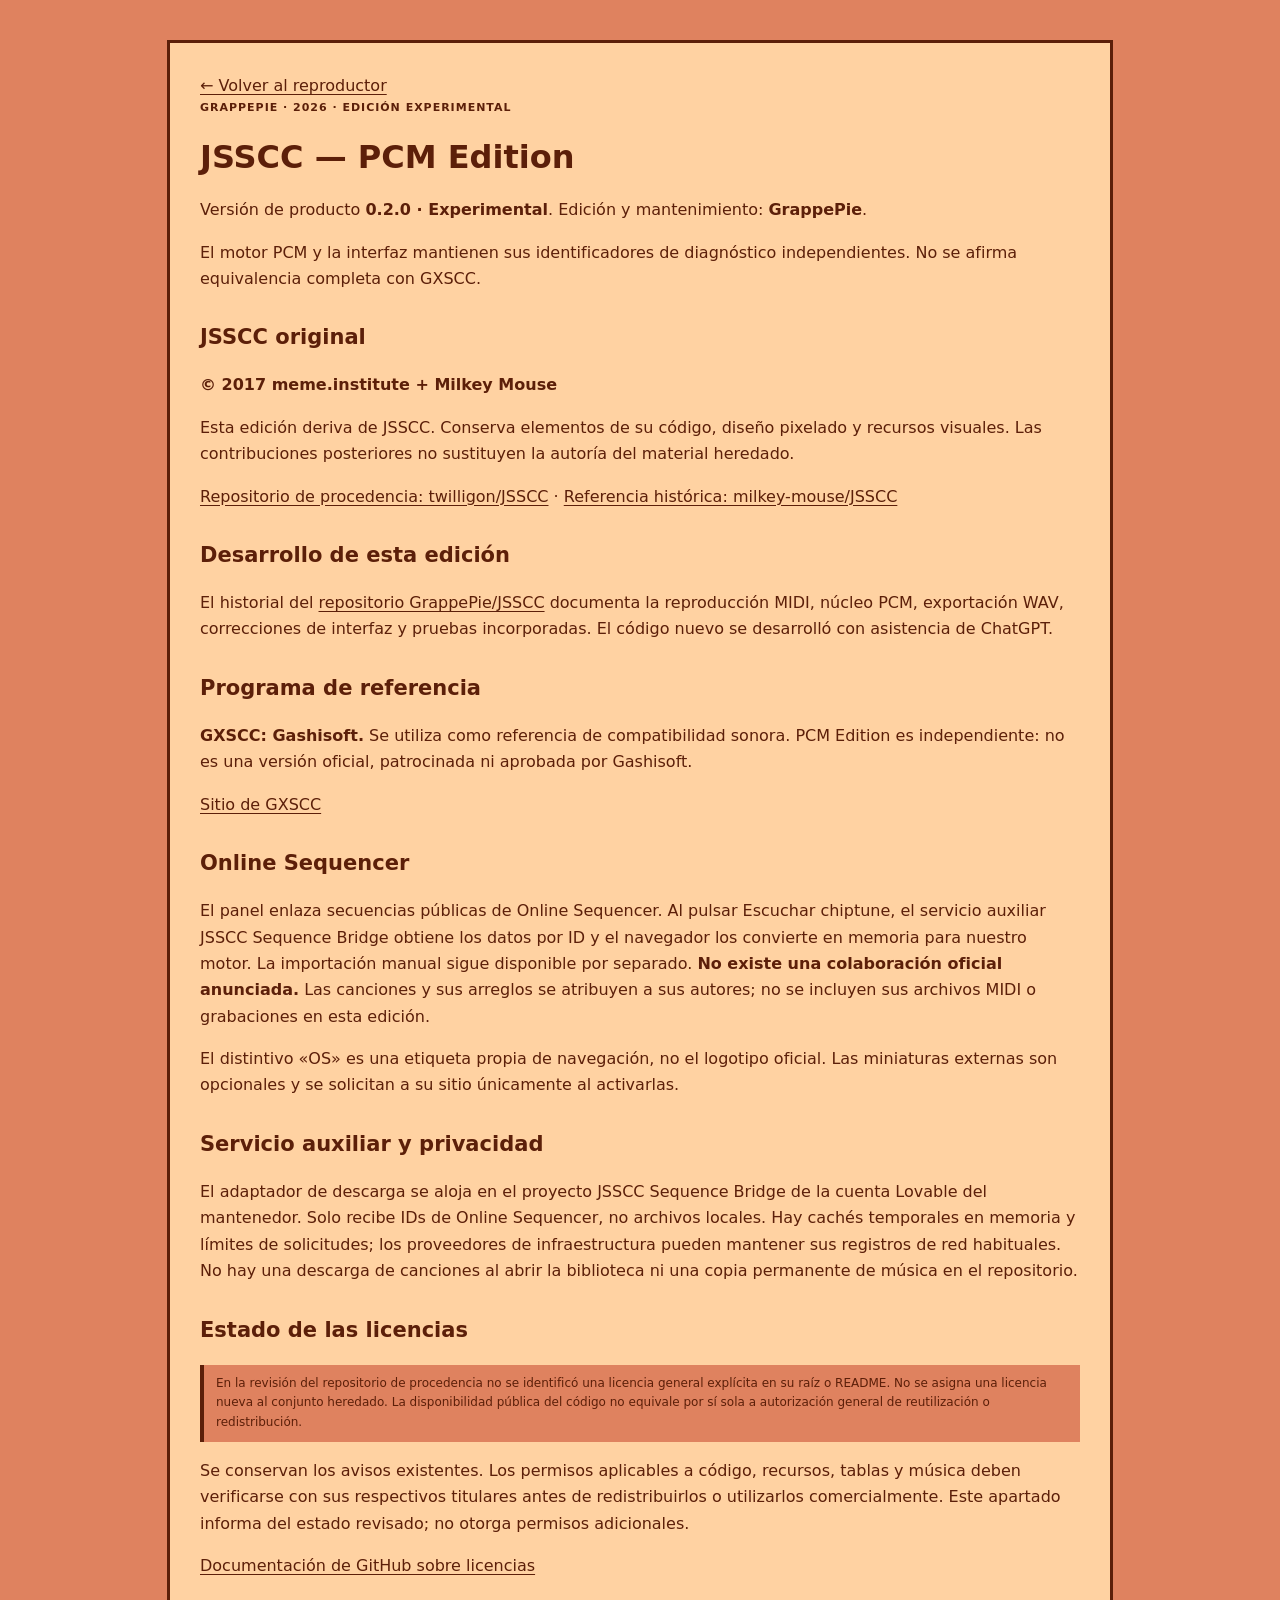
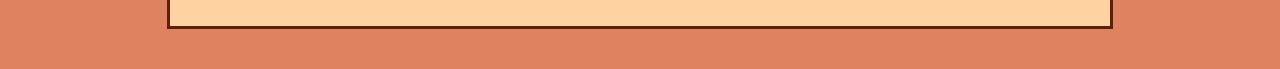
<file: credits.html>
<!doctype html>
<html lang="es"><head><meta charset="utf-8"><meta name="viewport" content="width=device-width, initial-scale=1"><title>Créditos y licencias · JSSCC PCM Edition</title><link rel="stylesheet" href="./css/edition.css?v=edition-2"></head>
<body class="credits-page"><main>
<a href="./">← Volver al reproductor</a>
<p class="edition-eyebrow">GRAPPEPIE · 2026 · EDICIÓN EXPERIMENTAL</p>
<h1>JSSCC — PCM Edition</h1><p>Versión de producto <strong>0.2.0 · Experimental</strong>. Edición y mantenimiento: <strong>GrappePie</strong>.</p>
<p>El motor PCM y la interfaz mantienen sus identificadores de diagnóstico independientes. No se afirma equivalencia completa con GXSCC.</p>
<h2>JSSCC original</h2><p><strong>© 2017 meme.institute + Milkey Mouse</strong></p>
<p>Esta edición deriva de JSSCC. Conserva elementos de su código, diseño pixelado y recursos visuales. Las contribuciones posteriores no sustituyen la autoría del material heredado.</p>
<p><a href="https://github.com/twilligon/JSSCC" rel="noopener noreferrer" target="_blank">Repositorio de procedencia: twilligon/JSSCC</a> · <a href="https://github.com/milkey-mouse/JSSCC" rel="noopener noreferrer" target="_blank">Referencia histórica: milkey-mouse/JSSCC</a></p>
<h2>Desarrollo de esta edición</h2><p>El historial del <a href="https://github.com/GrappePie/JSSCC" rel="noopener noreferrer" target="_blank">repositorio GrappePie/JSSCC</a> documenta la reproducción MIDI, núcleo PCM, exportación WAV, correcciones de interfaz y pruebas incorporadas. El código nuevo se desarrolló con asistencia de ChatGPT.</p>
<h2>Programa de referencia</h2><p><strong>GXSCC: Gashisoft.</strong> Se utiliza como referencia de compatibilidad sonora. PCM Edition es independiente: no es una versión oficial, patrocinada ni aprobada por Gashisoft.</p>
<p><a href="https://gashisoft.web.fc2.com/P/GXSCCB236/indexE.htm" rel="noopener noreferrer" target="_blank">Sitio de GXSCC</a></p>
<h2>Online Sequencer</h2><p>El panel enlaza secuencias públicas de Online Sequencer. Al pulsar Escuchar chiptune, el servicio auxiliar JSSCC Sequence Bridge obtiene los datos por ID y el navegador los convierte en memoria para nuestro motor. La importación manual sigue disponible por separado. <strong>No existe una colaboración oficial anunciada.</strong> Las canciones y sus arreglos se atribuyen a sus autores; no se incluyen sus archivos MIDI o grabaciones en esta edición.</p><p>El distintivo «OS» es una etiqueta propia de navegación, no el logotipo oficial. Las miniaturas externas son opcionales y se solicitan a su sitio únicamente al activarlas.</p>
<h2>Servicio auxiliar y privacidad</h2><p>El adaptador de descarga se aloja en el proyecto JSSCC Sequence Bridge de la cuenta Lovable del mantenedor. Solo recibe IDs de Online Sequencer, no archivos locales. Hay cachés temporales en memoria y límites de solicitudes; los proveedores de infraestructura pueden mantener sus registros de red habituales. No hay una descarga de canciones al abrir la biblioteca ni una copia permanente de música en el repositorio.</p>
<h2>Estado de las licencias</h2><p class="edition-notice">En la revisión del repositorio de procedencia no se identificó una licencia general explícita en su raíz o README. No se asigna una licencia nueva al conjunto heredado. La disponibilidad pública del código no equivale por sí sola a autorización general de reutilización o redistribución.</p>
<p>Se conservan los avisos existentes. Los permisos aplicables a código, recursos, tablas y música deben verificarse con sus respectivos titulares antes de redistribuirlos o utilizarlos comercialmente. Este apartado informa del estado revisado; no otorga permisos adicionales.</p>
<p><a href="https://docs.github.com/en/repositories/managing-your-repositorys-settings-and-features/customizing-your-repository/licensing-a-repository" rel="noopener noreferrer" target="_blank">Documentación de GitHub sobre licencias</a></p>
</main></body></html>
</file>
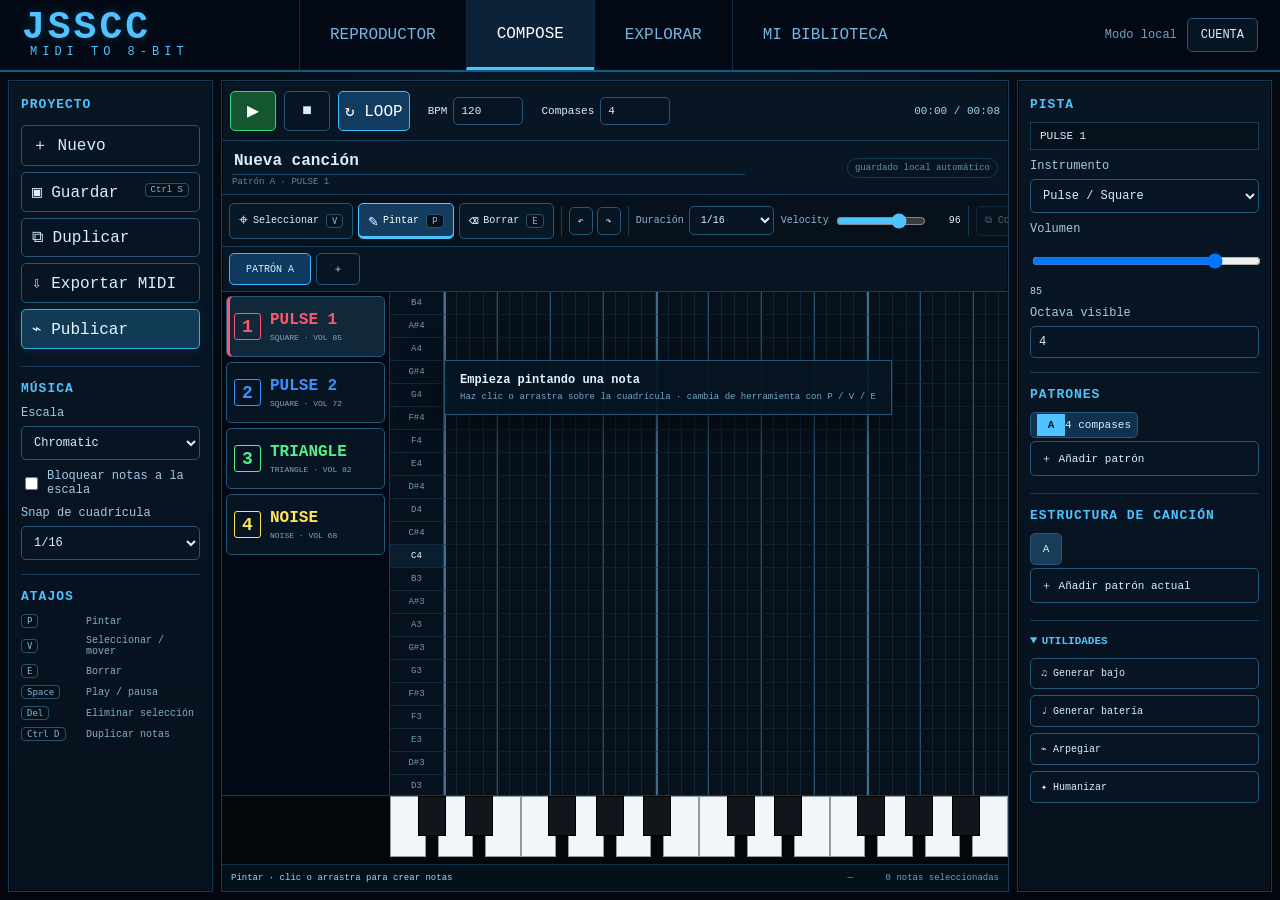
<file: studio.html>
<!doctype html>
<html lang="es">
<head>
  <meta charset="utf-8">
  <meta name="viewport" content="width=device-width,initial-scale=1">
  <title>JSSCC Studio — Composer & Community</title>
  <meta name="theme-color" content="#07111f">
  <link rel="stylesheet" href="./css/studio.css?v=studio-2">
</head>
<body>
  <header class="topbar">
    <a class="brand" href="./index.html"><strong>JSSCC</strong><span>MIDI TO 8-BIT</span></a>
    <nav class="tabs" aria-label="Principal">
      <a href="./index.html">REPRODUCTOR</a>
      <button class="tab active" data-view="compose">COMPOSE</button>
      <button class="tab" data-view="explore">EXPLORAR</button>
      <button class="tab" data-view="library">MI BIBLIOTECA</button>
    </nav>
    <div class="session"><span id="sessionLabel">Modo local</span><button id="authBtn" class="ghost">CUENTA</button></div>
  </header>

  <main>
    <section id="composeView" class="view active">
      <aside class="left-panel panel">
        <h2>PROYECTO</h2>
        <button id="newProjectBtn">＋ Nuevo</button>
        <button id="saveProjectBtn">▣ Guardar <span class="shortcut">Ctrl S</span></button>
        <button id="duplicateProjectBtn">⧉ Duplicar</button>
        <button id="exportMidiBtn">⇩ Exportar MIDI</button>
        <button id="publishBtn" class="accent">⌁ Publicar</button>
        <hr>
        <h2>MÚSICA</h2>
        <label>Escala<select id="scaleSelect"><option>Chromatic</option><option>C Major</option><option>C Minor</option><option>D Minor</option><option>E Minor</option><option>F Major</option><option>G Major</option><option>A Minor</option></select></label>
        <label class="check"><input id="lockScale" type="checkbox"> Bloquear notas a la escala</label>
        <label>Snap de cuadrícula<select id="gridSelect"><option value="4">1/4</option><option value="8">1/8</option><option value="16" selected>1/16</option><option value="32">1/32</option></select></label>
        <hr>
        <h2>ATAJOS</h2>
        <div class="shortcut-list">
          <div><kbd>P</kbd><span>Pintar</span></div><div><kbd>V</kbd><span>Seleccionar / mover</span></div><div><kbd>E</kbd><span>Borrar</span></div>
          <div><kbd>Space</kbd><span>Play / pausa</span></div><div><kbd>Del</kbd><span>Eliminar selección</span></div><div><kbd>Ctrl D</kbd><span>Duplicar notas</span></div>
        </div>
      </aside>

      <section class="workspace panel">
        <div class="transport">
          <button id="playBtn" class="play" aria-label="Reproducir">▶</button>
          <button id="stopBtn" aria-label="Detener">■</button>
          <button id="loopBtn" class="toggle active" aria-pressed="true">↻ LOOP</button>
          <label>BPM <input id="bpmInput" type="number" min="20" max="400" value="120"></label>
          <label>Compases <input id="barsInput" type="number" min="1" max="32" value="4"></label>
          <span id="timeLabel">00:00 / 00:08</span>
        </div>

        <div class="project-title-row">
          <div class="project-name-wrap">
            <input id="titleInput" value="Nueva canción" maxlength="100" aria-label="Título">
            <small id="projectBreadcrumb">Patrón A · Pulse 1</small>
          </div>
          <span id="saveState" class="save-state">guardado local automático</span>
        </div>

        <div class="editor-toolbar" role="toolbar" aria-label="Herramientas de edición">
          <div class="tool-group primary-tools">
            <button class="tool" data-tool="select" title="Seleccionar y mover (V)" aria-label="Seleccionar y mover"><span>⌖</span><em>Seleccionar</em><kbd>V</kbd></button>
            <button class="tool active" data-tool="paint" title="Pintar notas (P)" aria-label="Pintar notas"><span>✎</span><em>Pintar</em><kbd>P</kbd></button>
            <button class="tool" data-tool="erase" title="Borrar notas (E)" aria-label="Borrar notas"><span>⌫</span><em>Borrar</em><kbd>E</kbd></button>
          </div>
          <span class="toolbar-separator"></span>
          <div class="selection-actions history-actions" aria-label="Historial">
            <button id="undoBtn" title="Deshacer (Ctrl+Z)" aria-label="Deshacer">↶</button>
            <button id="redoBtn" title="Rehacer (Ctrl+Y)" aria-label="Rehacer">↷</button>
          </div>
          <span class="toolbar-separator"></span>
          <label class="compact-control">Duración
            <select id="noteLengthSelect">
              <option value="0.5">1/32</option><option value="1" selected>1/16</option><option value="2">1/8</option><option value="4">1/4</option><option value="8">1/2</option><option value="16">1 compás</option>
            </select>
          </label>
          <label class="compact-control velocity-control">Velocity
            <input id="noteVelocity" type="range" min="1" max="127" value="96"><output id="noteVelocityValue">96</output>
          </label>
          <span class="toolbar-separator"></span>
          <div class="selection-actions" aria-label="Acciones de selección">
            <button id="copyNotesBtn" title="Copiar (Ctrl+C)" disabled>⧉ Copiar</button>
            <button id="pasteNotesBtn" title="Pegar (Ctrl+V)" disabled>▣ Pegar</button>
            <button id="duplicateNotesBtn" title="Duplicar (Ctrl+D)" disabled>＋ Dup.</button>
            <button id="deleteNotesBtn" title="Eliminar (Delete)" disabled>⌫</button>
          </div>
          <button id="helpBtn" class="help-button" title="Ayuda y atajos">?</button>
        </div>

        <div class="pattern-tabs" id="patternTabs"></div>
        <div class="roll-wrap" id="rollWrap">
          <div class="track-heads" id="trackHeads"></div>
          <div class="piano-scroll" id="pianoScroll">
            <div class="piano-roll tool-paint" id="pianoRoll" aria-label="Piano roll" tabindex="0"></div>
          </div>
          <div id="rollHint" class="roll-hint"><strong>Empieza pintando una nota</strong><span>Haz clic o arrastra sobre la cuadrícula · cambia de herramienta con P / V / E</span></div>
        </div>
        <div class="keyboard" id="keyboard"></div>
        <div class="editor-status" aria-live="polite">
          <span id="toolHint">Pintar · arrastra para crear notas</span>
          <span id="cursorStatus">—</span>
          <span id="selectionStatus">0 notas seleccionadas</span>
        </div>
      </section>

      <aside class="right-panel panel">
        <section id="selectionInspector" class="inspector-section" hidden>
          <h2>SELECCIÓN <span id="selectedCountBadge" class="count-badge">0</span></h2>
          <label>Duración
            <select id="selectionLength"><option value="keep">— conservar —</option><option value="0.5">1/32</option><option value="1">1/16</option><option value="2">1/8</option><option value="4">1/4</option><option value="8">1/2</option><option value="16">1 compás</option></select>
          </label>
          <label>Velocity <input id="selectionVelocity" type="range" min="1" max="127" value="96"><output id="selectionVelocityValue">96</output></label>
          <div class="inspector-actions"><button id="quantizeBtn">⌗ Quantize</button><button id="inspectorDuplicateBtn">⧉ Duplicar</button><button id="inspectorDeleteBtn">⌫ Borrar</button></div>
          <hr>
        </section>

        <h2>PISTA</h2>
        <div class="track-name" id="selectedTrackName">PULSE 1</div>
        <label>Instrumento<select id="instrumentSelect"><option value="square">Pulse / Square</option><option value="triangle">Triangle</option><option value="saw">Saw</option><option value="noise">Noise</option></select></label>
        <label>Volumen <input id="trackVolume" type="range" min="0" max="100" value="85"><output id="trackVolumeValue">85</output></label>
        <label>Octava visible <input id="octaveInput" type="number" min="1" max="7" value="4"></label>
        <hr>
        <h2>PATRONES</h2>
        <div id="patternList"></div>
        <button id="addPatternBtn">＋ Añadir patrón</button>
        <hr>
        <h2>ESTRUCTURA DE CANCIÓN</h2>
        <div id="songStructure" class="structure"></div>
        <button id="appendPatternBtn">＋ Añadir patrón actual</button>
        <hr>
        <details class="utilities" open>
          <summary>UTILIDADES</summary>
          <button id="generateBassBtn">♫ Generar bajo</button>
          <button id="generateDrumsBtn">♩ Generar batería</button>
          <button id="arpeggiateBtn">⌁ Arpegiar</button>
          <button id="humanizeBtn">✦ Humanizar</button>
        </details>
      </aside>
    </section>

    <section id="exploreView" class="view community-view">
      <div class="community-hero">
        <div><h1>EXPLORAR</h1><p>Escucha, guarda y remezcla canciones creadas por la comunidad.</p></div>
        <div class="search-row"><input id="songSearch" placeholder="Buscar canciones, autores o tags…"><select id="sortSelect"><option value="trending">Tendencias</option><option value="new">Más nuevas</option></select></div>
      </div>
      <div id="communityNotice" class="notice">El backend público todavía no está enlazado al cliente. Mientras tanto, esta vista usa tu biblioteca local y canciones demo.</div>
      <div id="songGrid" class="song-grid"></div>
    </section>

    <section id="libraryView" class="view community-view">
      <div class="community-hero"><div><h1>MI BIBLIOTECA</h1><p>Proyectos, favoritos y remixes guardados en este navegador.</p></div></div>
      <div class="library-tabs"><button class="lib-tab active" data-library="projects">Proyectos</button><button class="lib-tab" data-library="favorites">Favoritos</button></div>
      <div id="libraryGrid" class="song-grid"></div>
    </section>
  </main>

  <dialog id="publishDialog">
    <form method="dialog" class="dialog-card">
      <h2>PUBLICAR CANCIÓN</h2>
      <label>Título<input id="publishTitle" maxlength="100"></label>
      <label>Descripción<textarea id="publishDescription" maxlength="1000"></textarea></label>
      <label>Visibilidad<select id="publishVisibility"><option value="private">Privada</option><option value="unlisted">No listada</option><option value="public">Pública</option></select></label>
      <label>Tags<input id="publishTags" placeholder="boss, retro, chill"></label>
      <div class="dialog-actions"><button value="cancel">Cancelar</button><button type="button" id="confirmPublishBtn" class="accent">Publicar</button></div>
    </form>
  </dialog>

  <dialog id="songDialog">
    <article class="dialog-card song-detail">
      <button id="closeSongDialog" class="dialog-close">×</button>
      <h2 id="detailTitle"></h2><p id="detailAuthor"></p>
      <div id="detailMeta" class="detail-meta"></div>
      <p id="detailDescription"></p>
      <div class="dialog-actions"><button id="detailPlayBtn">▶ Escuchar</button><button id="detailLikeBtn">♡ Like</button><button id="detailFavoriteBtn">☆ Guardar</button><button id="detailRemixBtn" class="accent">⧉ Remix</button></div>
    </article>
  </dialog>

  <dialog id="helpDialog">
    <article class="dialog-card help-dialog">
      <button id="closeHelpDialog" class="dialog-close">×</button>
      <h2>EDITAR SIN PELEARTE CON LAS HERRAMIENTAS</h2>
      <div class="help-grid">
        <section><h3>✎ Pintar <kbd>P</kbd></h3><p>Clic o arrastra para crear notas. La duración y velocity nuevas se toman de la barra superior.</p></section>
        <section><h3>⌖ Seleccionar <kbd>V</kbd></h3><p>Arrastra en un espacio vacío para hacer una caja. Arrastra una nota seleccionada para mover todo el grupo.</p></section>
        <section><h3>⌫ Borrar <kbd>E</kbd></h3><p>Arrastra por encima de las notas para borrarlas. Clic derecho también borra una nota sin cambiar de herramienta.</p></section>
        <section><h3>↔ Duración</h3><p>En Seleccionar, arrastra el asa del borde derecho de una nota para alargarla o acortarla respetando el snap.</p></section>
      </div>
      <p class="help-shortcuts"><kbd>Shift</kbd> añade/quita de la selección · <kbd>Ctrl C</kbd>/<kbd>Ctrl V</kbd> copiar/pegar · <kbd>Ctrl D</kbd> duplicar · <kbd>Delete</kbd> borrar · <kbd>Ctrl Z</kbd>/<kbd>Ctrl Y</kbd> deshacer/rehacer · <kbd>Space</kbd> play/pausa.</p>
    </article>
  </dialog>

  <script src="./js/midi-writer.js?v=studio-2"></script>
  <script src="./js/studio-editing.js?v=studio-3"></script>
  <script src="./js/community-adapter.js?v=studio-1"></script>
  <script src="./js/studio.js?v=studio-2"></script>
  <script>
  (()=>{
    const editable=target=>target instanceof HTMLElement&&(target.isContentEditable||['INPUT','TEXTAREA','SELECT'].includes(target.tagName));
    window.addEventListener('keydown',event=>{
      if(!editable(event.target)||!(event.ctrlKey||event.metaKey))return;
      if(['c','v','z','y','d'].includes(event.key.toLowerCase()))event.stopImmediatePropagation();
    },true);
    const dispatch=(key,shiftKey=false)=>{
      document.querySelector('#pianoRoll')?.focus();
      window.dispatchEvent(new KeyboardEvent('keydown',{key,ctrlKey:true,shiftKey,bubbles:true,cancelable:true}));
    };
    document.querySelector('#undoBtn').addEventListener('click',()=>dispatch('z'));
    document.querySelector('#redoBtn').addEventListener('click',()=>dispatch('y'));
  })();
  </script>
</body>
</html>
</file>
<file: css/edition.css>
:root{--edition-background:#df825f;--edition-foreground:#5c1f09;--edition-dark:#b2593f;--edition-light:#ffd2a2;--edition-white:#fff}
.edition-launch{display:inline-flex;align-items:center;gap:7px}
.edition-os-badge{display:inline-grid;place-items:center;font-weight:bold;border:1px solid currentColor;width:24px;height:20px;letter-spacing:-1px}
.edition-product{display:inline-block;margin:3px 12px 0 0;font:11px/1.5 monospace}
.edition-credits{color:inherit;font:12px monospace;text-underline-offset:3px}
.edition-source{font:11px/1.5 monospace;overflow-wrap:anywhere;margin-top:4px}
.edition-source .edition-link{color:inherit}
.edition-drawer{box-sizing:border-box;position:fixed;inset:auto 14px 16px auto;width:min(1080px,calc(100vw - 28px));max-height:calc(100dvh - 32px);margin:0;padding:22px 24px;background:var(--edition-background);color:var(--edition-foreground);border:3px solid var(--edition-foreground);box-shadow:inset 2px 2px var(--edition-light),6px 6px 0 #0005;font:14px/1.5 ui-monospace,SFMono-Regular,Consolas,monospace;overflow-y:auto;overscroll-behavior:contain}
.edition-drawer[open]{animation:edition-in .16s ease-out}
.edition-drawer::backdrop{background:#0008}
.edition-drawer *{box-sizing:border-box}
.edition-drawer-head{display:flex;justify-content:space-between;align-items:flex-start;gap:12px;border-bottom:2px solid var(--edition-foreground);padding-bottom:12px;margin-bottom:14px}
.edition-drawer h2{font-size:26px;line-height:1.2;margin:2px 0 5px}
.edition-eyebrow{font-size:11px;letter-spacing:.09em;margin:0;font-weight:700}
.edition-subtitle{margin:0;font-size:12px}
.edition-drawer button{font:inherit;color:var(--edition-foreground);background:var(--edition-light);border:2px solid var(--edition-foreground);box-shadow:inset 1px 1px var(--edition-white);cursor:pointer;min-height:34px;padding:5px 10px}
.edition-drawer button:active{transform:translate(1px,1px);box-shadow:none}
.edition-drawer button:disabled{opacity:.55;cursor:wait}
.edition-drawer .edition-close{font-size:22px;line-height:1;padding:3px 8px;min-width:32px}
.edition-drawer input:not([type=checkbox]){min-width:0;font:inherit;color:var(--edition-foreground);background:var(--edition-light);border:2px solid var(--edition-dark);padding:9px 10px}
.edition-drawer :focus-visible{outline:3px double var(--edition-foreground);outline-offset:3px}
.edition-drawer a{color:var(--edition-foreground);text-underline-offset:3px}
.edition-notice{border-left:4px solid var(--edition-foreground);margin:0 0 16px;padding:9px 12px;background:var(--edition-light);font-size:12px}
.edition-nav{display:flex;align-items:center;gap:18px;margin-bottom:16px;flex-wrap:wrap}
.edition-nav input{flex:1 1 260px}
.edition-nav .edition-link{font-size:12px}
.edition-rail-row{display:flex;gap:8px;align-items:center}
.edition-rail{display:flex;gap:14px;overflow-x:auto;scroll-snap-type:x mandatory;min-width:0;flex:1;padding:4px 3px 16px;scrollbar-color:var(--edition-foreground) var(--edition-dark)}
.edition-drawer .edition-arrow{width:30px;padding:0;font-size:27px;flex-shrink:0}
.edition-card{flex:0 0 257px;scroll-snap-align:start;display:flex;flex-direction:column;gap:7px;border:2px solid var(--edition-foreground);padding:12px;background:var(--edition-background);box-shadow:3px 3px var(--edition-dark)}
.edition-art{height:76px;position:relative;overflow:hidden;display:flex;align-items:center;justify-content:space-between;padding:10px;border:1px solid var(--edition-foreground);background:var(--edition-dark);color:var(--edition-light)}
.edition-art img{position:absolute;inset:0;width:100%;height:100%;object-fit:contain;background:#000;image-rendering:pixelated}
.edition-art-label{font-size:12px;letter-spacing:.08em}
.edition-art-os{font-size:30px;font-weight:700;border:2px solid currentColor;padding:0 8px}
.edition-tag{font-size:10px;font-weight:700;letter-spacing:.035em;margin-top:4px}
.edition-card h3{font:700 15px/1.35 ui-monospace,Consolas,monospace;margin:0;min-height:40px;overflow-wrap:anywhere;display:-webkit-box;-webkit-line-clamp:2;-webkit-box-orient:vertical;overflow:hidden}
.edition-author,.edition-duration{font-size:12px;margin:0}
.edition-duration{margin-bottom:5px}
.edition-card>.edition-link{margin-top:auto;font-size:12px}
.edition-drawer .edition-play{font-size:12px;font-weight:bold;width:100%;margin-top:4px}
.edition-file{font-size:10px;overflow-wrap:anywhere;margin:0}
.edition-drawer .edition-minor{font-size:10px;min-height:26px;background:transparent;padding:2px 5px;box-shadow:none;border:1px solid var(--edition-foreground)}
.edition-feedback{font-size:12px;min-height:18px;margin:9px 0}
.edition-feedback[data-error=true]{font-weight:bold;text-decoration:underline}
.edition-bridge-filters{display:flex;gap:8px 18px;flex-wrap:wrap;margin:0 0 14px;font-size:11px}
.edition-filter-group{display:flex;align-items:center;gap:5px;flex-wrap:wrap}
.edition-drawer .edition-filter-group .edition-minor[data-active=true]{background:var(--edition-foreground);color:var(--edition-light);box-shadow:none}
.edition-add-form{display:flex;gap:8px;align-items:center;flex-wrap:wrap;border-top:1px solid var(--edition-foreground);padding-top:14px}
.edition-add-form label{font-size:12px;font-weight:bold}.edition-add-form input{flex:1 1 290px}
.edition-options{font-size:11px;margin:12px 0}.edition-options label{display:flex;align-items:center;gap:7px}
.edition-help{font-size:12px;border-top:1px solid var(--edition-dark);padding-top:12px}.edition-help summary{cursor:pointer;font-weight:bold}.edition-help p{max-width:85ch}
.edition-empty{padding:20px}
.credits-page{margin:0;background:var(--edition-background);color:var(--edition-foreground);font:16px/1.65 system-ui,sans-serif}
.credits-page main{max-width:880px;margin:40px auto;padding:30px;background:var(--edition-light);border:3px solid var(--edition-foreground)}
.credits-page a{color:inherit;text-underline-offset:3px}.credits-page h1{line-height:1.15}.credits-page h2{margin-top:28px;font-size:21px}.credits-page .edition-notice{background:var(--edition-background)}
@keyframes edition-in{from{transform:translateY(20px);opacity:.6}to{transform:translateY(0);opacity:1}}
@media(max-width:650px){.edition-drawer{inset:auto 0 0;width:100vw;max-height:95dvh;padding:16px 12px}.edition-drawer h2{font-size:22px}.edition-card{flex-basis:245px}.edition-nav{gap:9px}.edition-rail-row{gap:4px}.edition-drawer .edition-arrow{width:23px}.edition-add-form label{width:100%}.credits-page main{margin:12px;padding:18px}.edition-bridge-filters{gap:6px}}
@media(prefers-reduced-motion:reduce){.edition-drawer[open]{animation:none}.edition-rail{scroll-behavior:auto}}

.edition-import,.edition-replay { margin-top: 7px; font-size: 11px; width: 100%; }
.edition-import { opacity: .85; }
.edition-cancel { margin-top: 10px; }
.edition-conversion-warnings { margin-top: 5px; font-size: 11px; }
.edition-conversion-warnings p { margin: 4px 0; }
</file>
<file: css/studio.css>
*{box-sizing:border-box}
:root{--bg:#050b14;--panel:#081522;--panel2:#0b1d2d;--line:#163b59;--line2:#245779;--text:#d8efff;--muted:#6fa7c9;--cyan:#4fc3ff;--cyan2:#1b8ed0;--green:#55ef89;--red:#ff5770;--blue:#3c91ff;--yellow:#ffe35b;--cell-h:23px}
html,body{margin:0;min-height:100%;background:radial-gradient(circle at 50% -20%,#0d2640 0,#050b14 38%,#03070d 100%);color:var(--text);font-family:"Courier New",monospace}
button,input,select,textarea{font:inherit}button,select,input,textarea{border:1px solid var(--line2);background:#071422;color:var(--text);border-radius:5px}button{cursor:pointer;transition:border-color .12s,background .12s,filter .12s,transform .08s}button:hover:not(:disabled){border-color:var(--cyan);filter:brightness(1.1)}button:active:not(:disabled){transform:translateY(1px)}button:disabled{opacity:.35;cursor:not-allowed}kbd,.shortcut{border:1px solid #2b526d;background:#07111c;color:#83b6d5;border-radius:4px;padding:1px 5px;font-size:9px;white-space:nowrap}
.topbar{height:72px;display:flex;align-items:center;border-bottom:2px solid #0d5b8b;background:#030914;position:sticky;top:0;z-index:50;padding:0 22px;gap:22px}.brand{width:255px;text-decoration:none;color:var(--cyan);display:flex;flex-direction:column;letter-spacing:3px}.brand strong{font-size:38px;line-height:34px;text-shadow:0 0 12px #1373a666}.brand span{font-size:12px;letter-spacing:5px;margin-left:8px}.tabs{display:flex;height:100%;align-items:stretch}.tabs a,.tabs .tab{display:flex;align-items:center;padding:0 30px;border:0;border-left:1px solid #102b42;background:transparent;color:#73b6df;text-decoration:none;border-radius:0}.tabs a:hover,.tabs .tab:hover,.tabs .tab.active{background:#0b2238;color:#fff;border-bottom:3px solid var(--cyan)}.session{margin-left:auto;display:flex;gap:10px;align-items:center;color:var(--muted);font-size:12px}.ghost{padding:9px 13px}
main{min-height:calc(100vh - 72px)}.view{display:none}.view.active{display:grid}.panel{background:linear-gradient(#081624,#06111d);border:1px solid var(--line);box-shadow:0 0 0 1px #02080d inset}.left-panel,.right-panel{padding:12px;overflow:auto}.left-panel h2,.right-panel h2{font-size:13px;color:var(--cyan);margin:4px 0 10px;letter-spacing:1px}.left-panel>button,.right-panel>button,.utilities button{width:100%;text-align:left;padding:9px 10px;margin:3px 0}.left-panel button .shortcut{float:right;margin-top:1px}.left-panel label,.right-panel label{display:grid;gap:6px;margin:9px 0;color:#a5cae2;font-size:12px}.left-panel select,.right-panel select,.right-panel input{width:100%;padding:8px}.check{display:flex!important;grid-template-columns:auto 1fr!important;align-items:center}.check input{width:auto}.accent{background:#113b55!important;border-color:#2eaee9!important;color:#e8f8ff!important;box-shadow:0 0 14px #229cdd22}.toggle.active{background:#123b60;border-color:#3bbdff;color:#fff}.left-panel hr,.right-panel hr{border:0;border-top:1px solid var(--line);margin:14px 0}.shortcut-list{display:grid;gap:7px;font-size:10px;color:#85acc5}.shortcut-list div{display:grid;grid-template-columns:58px 1fr;align-items:center;gap:7px}.shortcut-list kbd{justify-self:start}
#composeView{grid-template-columns:205px minmax(650px,1fr) 255px;gap:8px;padding:8px;height:calc(100vh - 72px)}.workspace{min-width:0;display:flex;flex-direction:column;overflow:hidden}.transport{height:60px;display:flex;align-items:center;gap:8px;padding:8px;border-bottom:1px solid var(--line)}.transport button{height:40px;min-width:46px}.transport .play{background:#14562e;border-color:#38d77b;color:white;font-size:20px}.transport label{display:flex;align-items:center;gap:6px;margin-left:10px;font-size:11px}.transport input{width:70px;padding:7px}.transport #timeLabel{margin-left:auto;color:#a6d3ed;font-size:11px}.project-title-row{display:flex;align-items:center;padding:7px 10px;border-bottom:1px solid var(--line);gap:12px}.project-name-wrap{display:grid;gap:2px;min-width:0;flex:1}.project-title-row input{background:transparent;border:0;border-bottom:1px solid #19425f;border-radius:0;font-size:16px;font-weight:bold;width:min(520px,85%);padding:4px 2px}.project-name-wrap small{font-size:9px;color:#6289a1}.save-state{font-size:9px;color:#6590aa;padding:4px 7px;border:1px solid #15384f;border-radius:20px;white-space:nowrap}.save-state.dirty{color:#ffd978;border-color:#6b5420}.save-state.saving{color:#9dd7f6}.save-state.saved{color:#74d99b;border-color:#235e3a}
.editor-toolbar{display:flex;align-items:center;gap:7px;padding:7px;border-bottom:1px solid var(--line);background:#06111c;min-height:52px;overflow-x:auto}.tool-group{display:flex;gap:5px}.tool{display:flex;align-items:center;gap:5px;padding:7px 9px;min-height:36px;background:#071927}.tool span{font-size:16px}.tool em{font-style:normal;font-size:10px}.tool kbd{margin-left:2px}.tool.active{background:#143c5e;border-color:#4cc7ff;color:#fff;box-shadow:inset 0 -2px #4fc3ff}.toolbar-separator{width:1px;height:30px;background:#183b54;flex:0 0 1px}.compact-control{display:flex;align-items:center;gap:5px;color:#8bb6cf;font-size:10px;white-space:nowrap}.compact-control select{padding:7px}.velocity-control input{width:90px;accent-color:var(--cyan)}.compact-control output{width:28px;text-align:right;color:#d9f2ff}.selection-actions{display:flex;gap:4px}.selection-actions button{padding:7px 8px;font-size:10px;white-space:nowrap}.help-button{margin-left:auto;min-width:34px;height:34px;border-radius:50%;font-weight:bold;color:var(--cyan);background:#0a2032}
.pattern-tabs{display:flex;gap:5px;padding:6px 7px;border-bottom:1px solid var(--line);overflow-x:auto}.pattern-tabs button{padding:8px 16px;white-space:nowrap;font-size:10px}.pattern-tabs button.active{background:#103960;border-color:#3ab7ff}.roll-wrap{position:relative;flex:1;min-height:380px;display:grid;grid-template-columns:168px minmax(0,1fr);overflow:hidden;background:#030914}.track-heads{padding:4px;display:flex;flex-direction:column;gap:5px;border-right:1px solid var(--line);overflow:auto}.track-card{height:61px;display:flex;align-items:center;gap:9px;text-align:left;padding:7px;background:#071522}.track-card>b{font-size:18px;width:27px;height:27px;display:grid;place-items:center;border:1px solid currentColor;border-radius:3px}.track-card span{display:grid;gap:4px}.track-card small{font-size:8px;color:#86a6ba}.track-card.red{color:var(--red)}.track-card.blue{color:var(--blue)}.track-card.green{color:var(--green)}.track-card.yellow{color:var(--yellow)}.track-card.active{background:#10283a;box-shadow:inset 3px 0 currentColor}.piano-scroll{min-width:0;overflow:auto;background:#030914;position:relative}.piano-roll{position:relative;min-width:900px;min-height:552px;outline:none;user-select:none;touch-action:none;--rows:24;--columns:64;--cell-h:23px}.piano-roll:focus-visible{box-shadow:inset 0 0 0 1px #4fc3ff}.piano-roll.tool-paint{cursor:crosshair}.piano-roll.tool-erase{cursor:not-allowed}.piano-roll.tool-select{cursor:default}.pitch-labels{position:absolute;left:0;top:0;width:54px;z-index:4}.pitch-label{height:var(--cell-h);display:flex;align-items:center;justify-content:center;border-right:1px solid #21445c;border-bottom:1px solid #0f2a3c;color:#719bb7;font-size:9px;background:#06111d}.pitch-label.root{color:#fff;background:#0b1e2f}.grid-layer{position:absolute;left:54px;right:0;top:0;display:grid;grid-template-columns:repeat(var(--columns),minmax(8px,1fr));grid-template-rows:repeat(var(--rows),var(--cell-h));min-width:846px}.cell{border:0;border-right:1px solid #102739;border-bottom:1px solid #0c2233;border-radius:0;background:#07111c;padding:0;min-width:0}.cell.beat{border-left:1px solid #24506d}.cell.bar{border-left:2px solid #3b7192}.cell:hover{background:#123652}.cell.out-scale{background:#050b11;opacity:.5}.cell.preview{background:#174765}.notes-layer{position:absolute;left:54px;right:0;top:0;bottom:0;pointer-events:none;min-width:846px}.note-block{position:absolute;height:calc(var(--cell-h) - 4px);pointer-events:auto;border:0;border-radius:3px;box-shadow:0 0 7px currentColor;color:white;min-width:5px;padding:0;overflow:visible}.note-block.red{background:var(--red)}.note-block.blue{background:var(--blue)}.note-block.green{background:var(--green)}.note-block.yellow{background:var(--yellow)}.note-block.selected{outline:2px solid #fff;outline-offset:1px;box-shadow:0 0 0 1px #07111c,0 0 12px currentColor;z-index:5}.note-block.dragging{opacity:.78}.note-block .resize-handle{position:absolute;right:-3px;top:0;width:7px;height:100%;cursor:ew-resize;background:linear-gradient(90deg,transparent 0,#fff7 50%,transparent 100%);opacity:0}.note-block:hover .resize-handle,.note-block.selected .resize-handle{opacity:1}.selection-box{position:absolute;border:1px solid #8edcff;background:#3ab9ff1c;z-index:9;pointer-events:none}.playhead{position:absolute;top:0;bottom:0;width:2px;background:white;box-shadow:0 0 10px white;display:none;z-index:10;pointer-events:none}.playhead.visible{display:block}.roll-hint{position:absolute;left:calc(168px + 54px);top:68px;z-index:11;background:#061522e8;border:1px solid #245879;padding:12px 15px;display:grid;gap:5px;pointer-events:none;box-shadow:0 10px 40px #0009}.roll-hint strong{color:#dff6ff;font-size:12px}.roll-hint span{color:#78a8c5;font-size:9px}.roll-hint.hidden{display:none}.keyboard{height:69px;display:flex;padding-left:168px;background:#02070c;border-top:1px solid var(--line);overflow:hidden}.key{position:relative;min-width:22px;flex:1;border-radius:0;border:1px solid #8f9aa1;background:#f3f6f8;height:61px}.key.black{background:#10161c;height:40px;min-width:15px;flex:.65;z-index:2;border-color:#000;margin:0 -8px}.key:active{filter:brightness(.65)}.editor-status{height:27px;border-top:1px solid #12324a;background:#04101a;color:#6fa2c0;display:flex;align-items:center;gap:14px;padding:0 9px;font-size:9px}.editor-status #toolHint{color:#9bd9fb}.editor-status #cursorStatus{margin-left:auto}.editor-status #selectionStatus{min-width:132px;text-align:right}
.pattern-row{display:grid!important;grid-template-columns:28px 1fr;align-items:center}.pattern-row b{color:#05101a;background:var(--cyan);padding:5px;text-align:center}.pattern-row.active{background:#103250}.structure{display:flex;gap:4px;flex-wrap:wrap}.structure button{width:32px;height:32px;background:#173d59}.right-panel{font-size:11px}.track-name{padding:7px 9px;border:1px solid var(--line);background:#07111d;color:#d9f3ff;margin-bottom:8px}.right-panel output{font-size:10px;color:#aadaf5}.inspector-section{background:#071a29;border:1px solid #1e516f;padding:9px;margin:-2px -2px 12px}.inspector-section h2{display:flex;align-items:center;justify-content:space-between}.count-badge{display:inline-grid;place-items:center;min-width:24px;height:20px;padding:0 5px;border-radius:10px;background:#15486a;color:white}.inspector-actions{display:grid;grid-template-columns:1fr 1fr;gap:5px}.inspector-actions button{padding:7px;font-size:9px}.inspector-actions button:last-child{grid-column:1/-1}.utilities summary{cursor:pointer;color:var(--cyan);font-weight:bold;margin-bottom:8px}.utilities button{font-size:10px}
.community-view{display:none!important;padding:22px;max-width:1450px;margin:auto}.community-view.active{display:block!important}.community-hero{display:flex;align-items:end;justify-content:space-between;gap:20px;border-bottom:1px solid var(--line);padding:12px 0 20px}.community-hero h1{color:var(--cyan);font-size:30px;margin:0}.community-hero p{color:var(--muted);margin:6px 0 0}.search-row{display:flex;gap:8px}.search-row input{width:360px;padding:11px}.search-row select{padding:11px}.notice{margin:16px 0;border:1px solid #4f5c28;background:#272a12;color:#dbe58c;padding:10px 12px;font-size:12px}.song-grid{display:grid;grid-template-columns:repeat(auto-fill,minmax(320px,1fr));gap:12px;margin-top:16px}.song-card{display:grid;grid-template-columns:64px 1fr 44px;gap:12px;align-items:center;border:1px solid var(--line);background:linear-gradient(135deg,#081827,#06111c);padding:12px;min-height:108px;cursor:pointer}.song-card:hover{border-color:#2d8bbc;transform:translateY(-1px)}.cover{width:58px;height:58px;border:1px solid #2e79a5;display:grid;place-items:center;color:var(--cyan);font-size:30px;background:#06101b;box-shadow:inset 0 0 20px #0871aa1c}.song-info{min-width:0}.song-info h3{margin:0 0 4px;font-size:14px;color:#effaff;white-space:nowrap;overflow:hidden;text-overflow:ellipsis}.song-info p{margin:0 0 7px;font-size:11px;color:#86afc8}.song-info small{font-size:9px;color:#7594a8}.tags{display:flex;gap:5px;margin-bottom:7px;flex-wrap:wrap}.tags span{font-size:9px;color:#76cfff}.card-play{width:38px;height:38px;border-radius:50%;background:#104866;border-color:#43c4ff}.empty{color:var(--muted)}.library-tabs{display:flex;gap:6px;margin:16px 0}.library-tabs button{padding:9px 18px}.library-tabs button.active{background:#123b60;border-color:#35bcff}
dialog{border:0;padding:0;background:transparent;color:var(--text);max-width:min(760px,94vw)}dialog::backdrop{background:#000b;backdrop-filter:blur(3px)}.dialog-card{position:relative;background:#071521;border:1px solid #246084;box-shadow:0 15px 60px #000;padding:20px;min-width:min(560px,90vw)}.dialog-card h2{color:var(--cyan);margin-top:0}.dialog-card label{display:grid;gap:5px;margin:12px 0;color:#9fc7de;font-size:12px}.dialog-card input,.dialog-card textarea,.dialog-card select{padding:10px}.dialog-card textarea{min-height:100px;resize:vertical}.dialog-actions{display:flex;gap:8px;justify-content:flex-end;margin-top:18px}.dialog-actions button{padding:10px 16px}.dialog-close{position:absolute;right:10px;top:10px;width:34px;height:34px}.detail-meta{padding:10px;background:#091c2b;border:1px solid var(--line);color:#83c9ef;font-size:11px}.help-grid{display:grid;grid-template-columns:1fr 1fr;gap:10px}.help-grid section{padding:12px;border:1px solid #173e59;background:#06121e}.help-grid h3{margin:0 0 7px;color:#ccefff}.help-grid p{font-size:11px;line-height:1.5;color:#8fb5cc;margin:0}.help-shortcuts{border-top:1px solid var(--line);padding-top:12px;color:#8fb5cc;font-size:10px;line-height:1.7}.toast{position:fixed;left:50%;bottom:24px;transform:translate(-50%,20px);opacity:0;background:#092034;border:1px solid #2aa7e7;padding:10px 16px;z-index:100;color:white;transition:.18s}.toast.show{opacity:1;transform:translate(-50%,0)}
@media(max-width:1180px){#composeView{grid-template-columns:180px minmax(570px,1fr) 225px}.tabs a,.tabs .tab{padding:0 14px}.brand{width:185px}.brand strong{font-size:28px}.editor-toolbar .tool em{display:none}.selection-actions button{font-size:0}.selection-actions button::first-letter{font-size:13px}}
@media(max-width:980px){#composeView{grid-template-columns:160px minmax(560px,1fr)}.right-panel{display:none}.compact-control.velocity-control{display:none}.roll-wrap{grid-template-columns:145px minmax(0,1fr)}.keyboard{padding-left:145px}.roll-hint{left:199px}}
@media(max-width:760px){.topbar{height:auto;min-height:66px;flex-wrap:wrap;padding:9px}.tabs{order:3;width:100%;overflow:auto}.tabs a,.tabs .tab{padding:10px 14px}.session{display:none}#composeView{height:auto;grid-template-columns:1fr;padding:4px}.left-panel{display:none}.workspace{min-height:790px}.transport label{margin-left:2px}.transport #timeLabel{display:none}.project-title-row{padding:6px}.save-state{display:none}.editor-toolbar{position:sticky;top:112px;z-index:20}.editor-toolbar .compact-control{display:none}.editor-toolbar .selection-actions button:nth-child(-n+3){display:none}.roll-wrap{grid-template-columns:112px minmax(0,1fr)}.track-heads{padding:2px}.track-card{height:54px}.track-card small{display:none}.keyboard{padding-left:112px}.roll-hint{left:166px;right:8px}.community-hero{align-items:stretch;flex-direction:column}.search-row{width:100%}.search-row input{width:100%}.song-grid{grid-template-columns:1fr}.help-grid{grid-template-columns:1fr}.editor-status #toolHint{max-width:45%;overflow:hidden;text-overflow:ellipsis;white-space:nowrap}}
</file>
